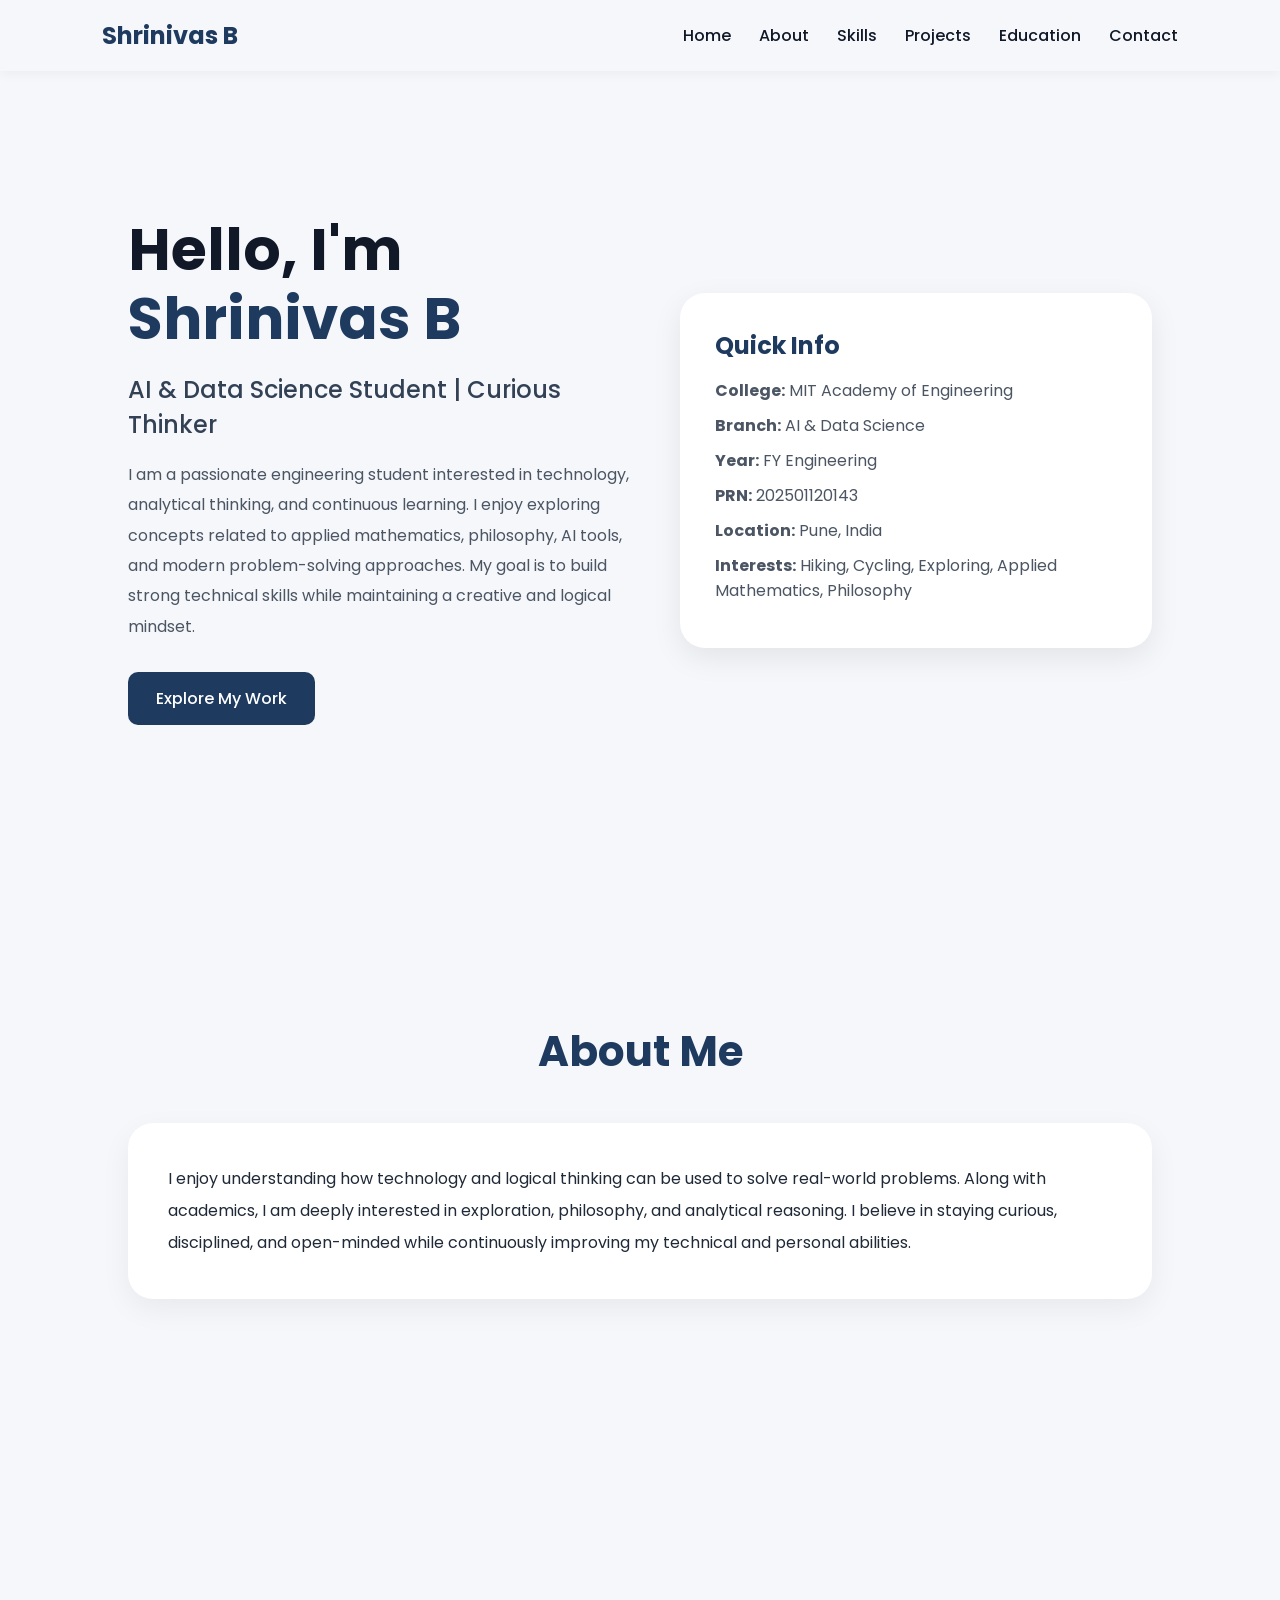
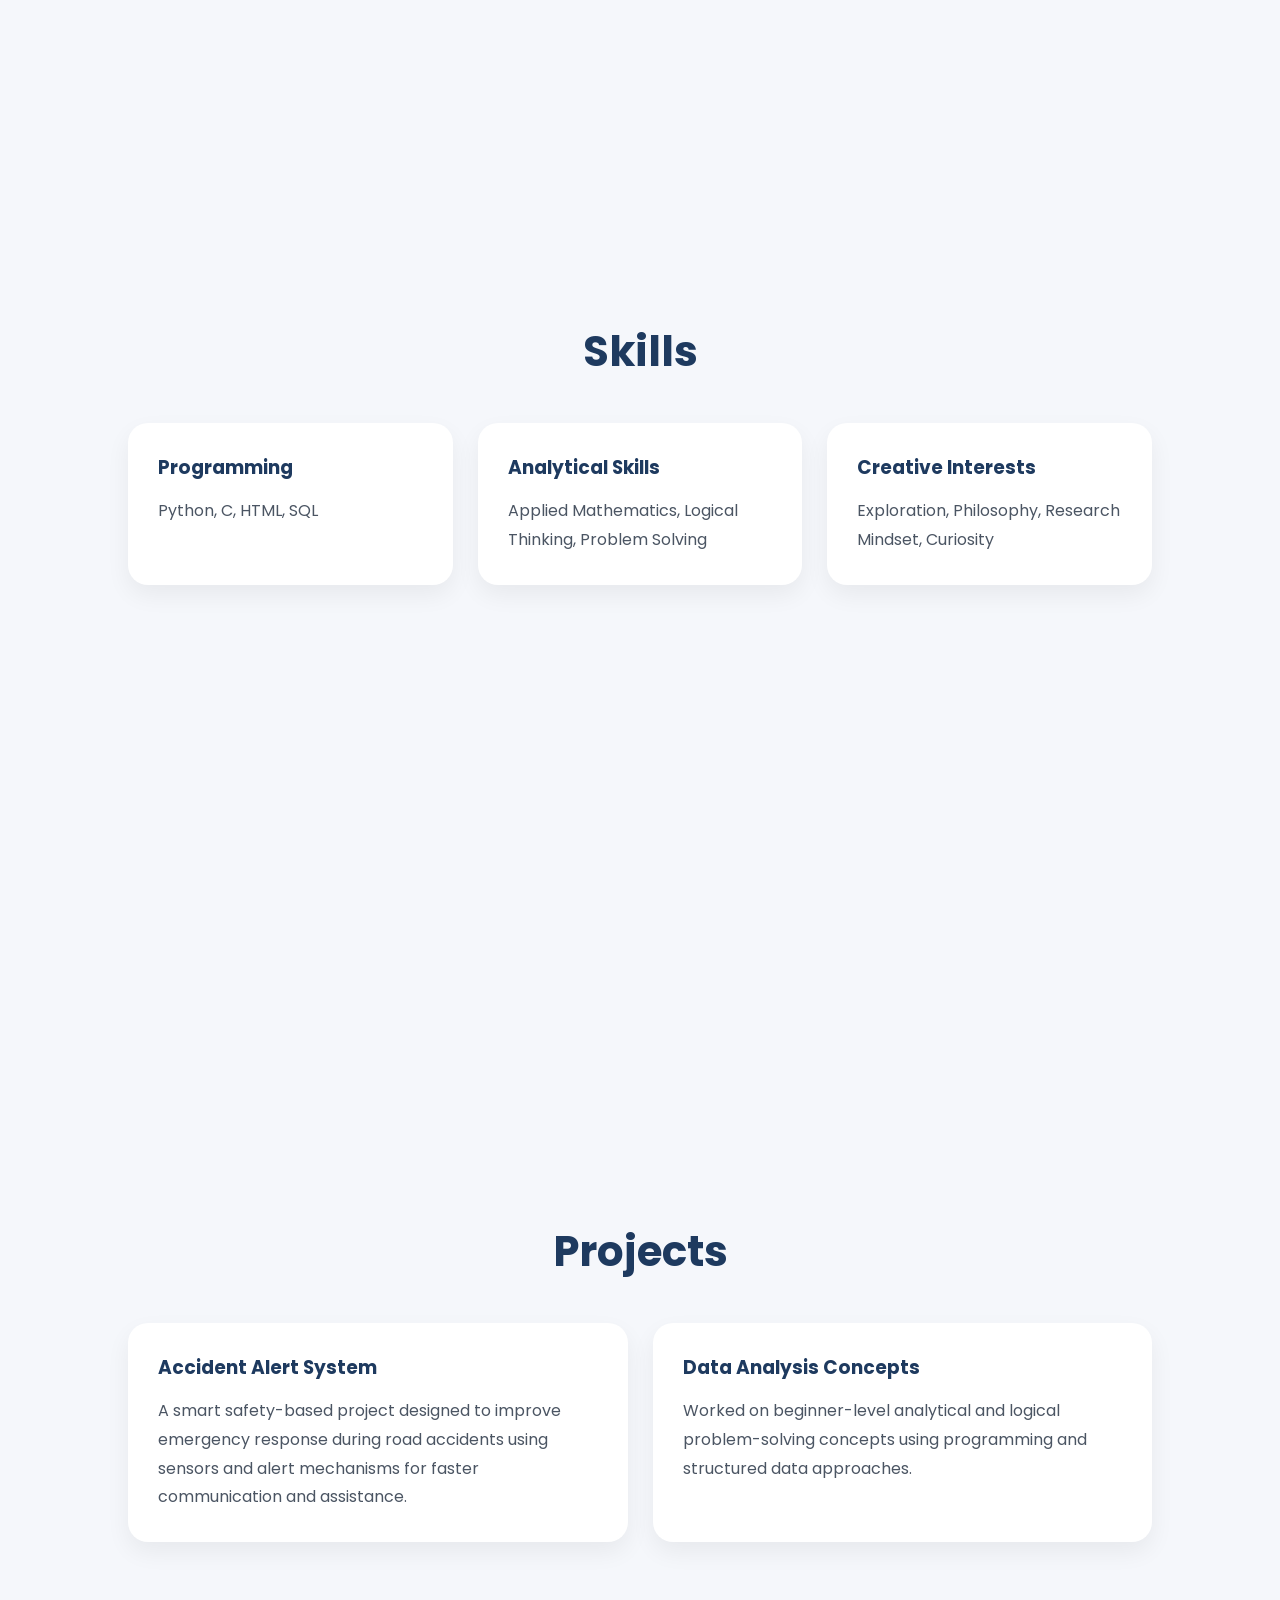
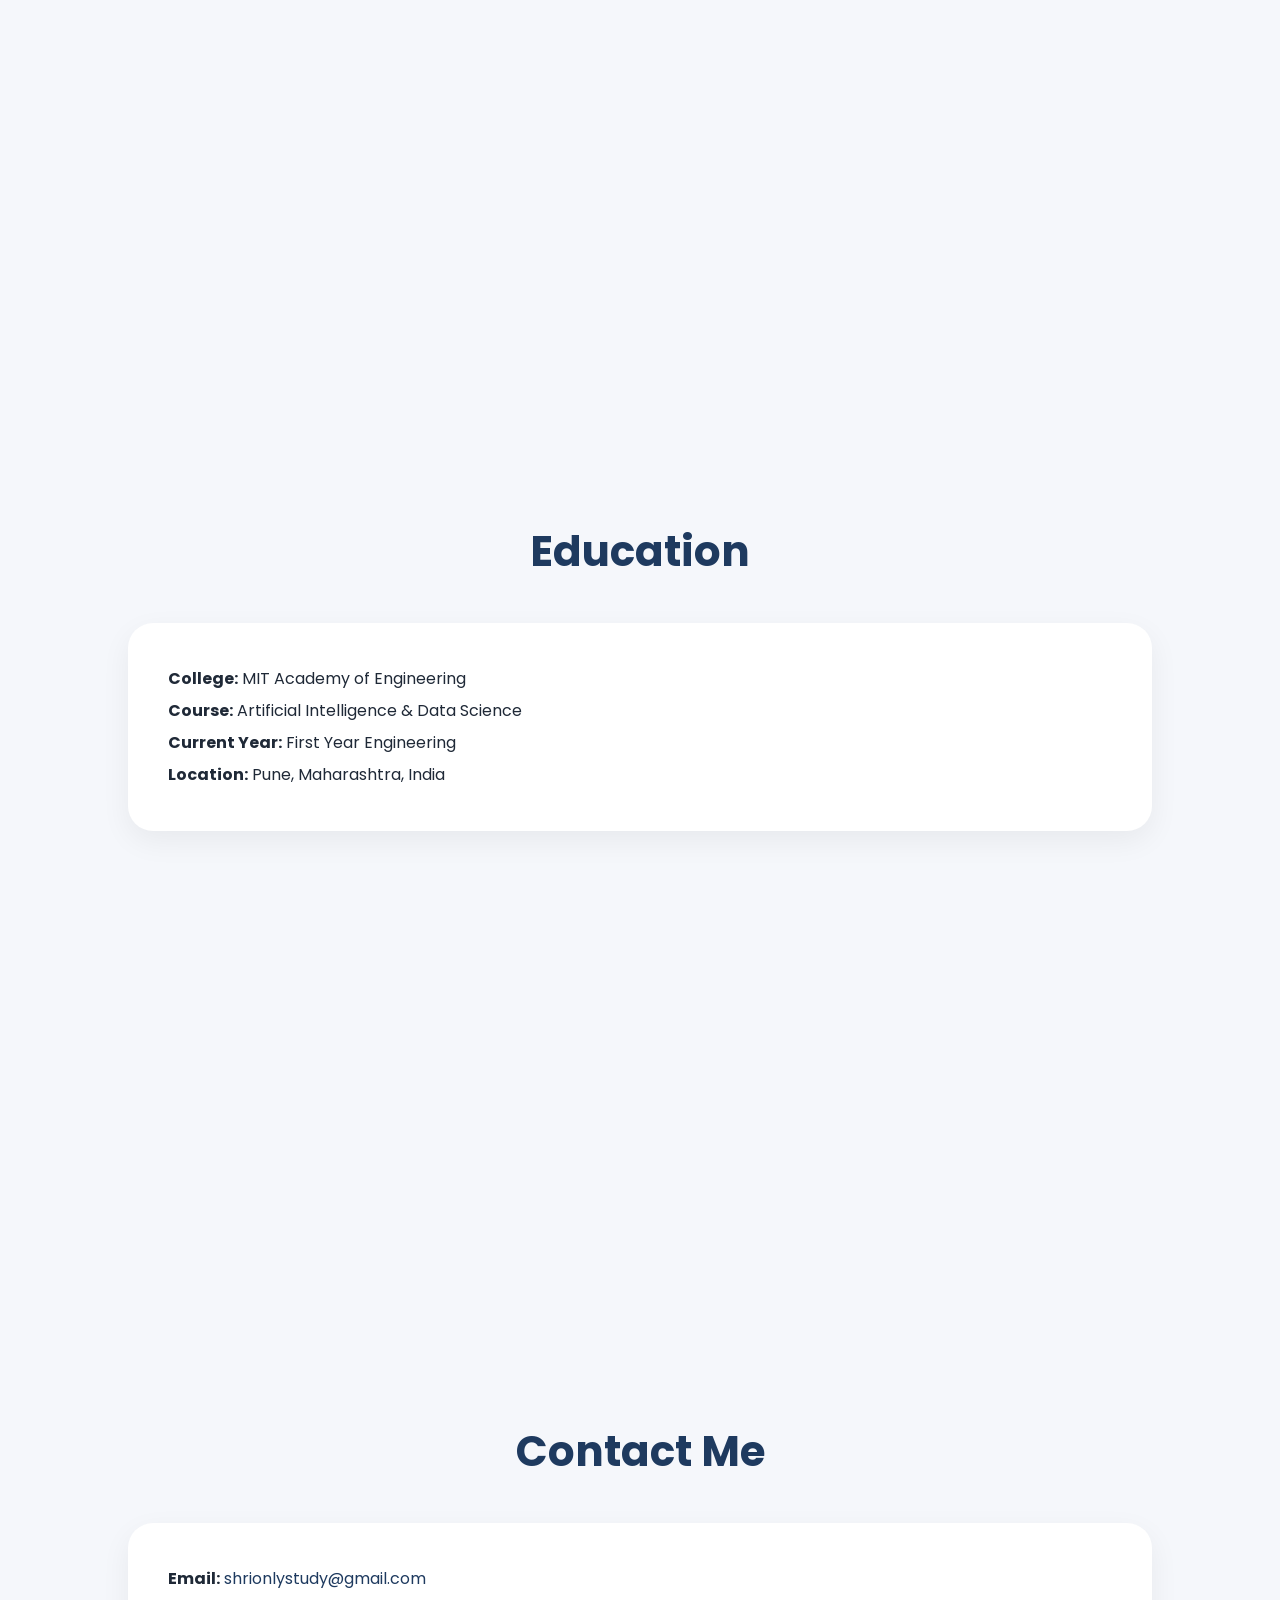
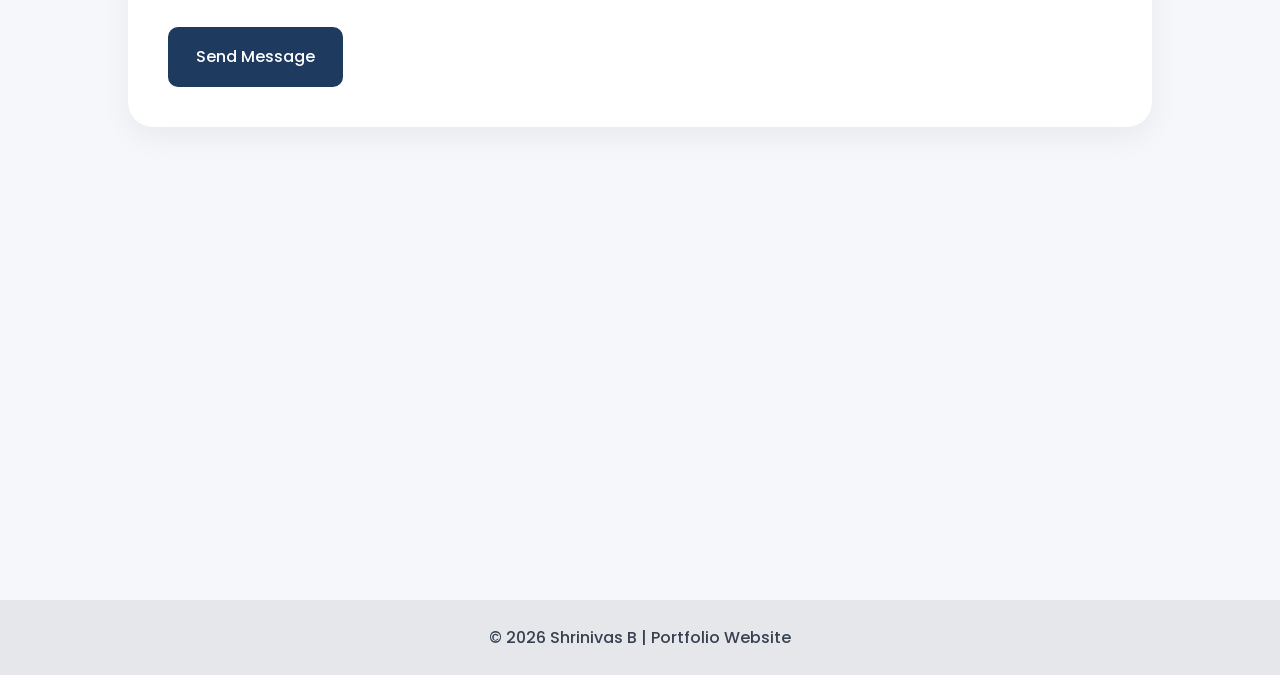
<file: index.html>
<!DOCTYPE html>
<html lang="en">
<head>
  <meta charset="UTF-8" />
  <meta name="viewport" content="width=device-width, initial-scale=1.0"/>
  <title>Shrinivas B | Portfolio</title>

  <link rel="preconnect" href="https://fonts.googleapis.com">
  <link rel="preconnect" href="https://fonts.gstatic.com" crossorigin>

  <link href="https://fonts.googleapis.com/css2?family=Poppins:wght@300;400;500;600;700&display=swap" rel="stylesheet">

  <link rel="stylesheet" href="style.css">
</head>

<body>

  <header>

    <div class="logo">Shrinivas B</div>

    <nav>
      <a href="#home">Home</a>
      <a href="#about">About</a>
      <a href="#skills">Skills</a>
      <a href="#projects">Projects</a>
      <a href="#education">Education</a>
      <a href="#contact">Contact</a>
    </nav>

  </header>

  <section class="hero" id="home">

    <div class="hero-text">

      <h1>Hello, I'm <span>Shrinivas B</span></h1>

      <h3>AI & Data Science Student | Curious Thinker</h3>

      <p>
        I am a passionate engineering student interested in technology,
        analytical thinking, and continuous learning. I enjoy exploring
        concepts related to applied mathematics, philosophy, AI tools,
        and modern problem-solving approaches. My goal is to build strong
        technical skills while maintaining a creative and logical mindset.
      </p>

      <a href="#projects" class="btn">Explore My Work</a>

    </div>

    <div class="hero-card">

      <h2>Quick Info</h2>

      <p><strong>College:</strong> MIT Academy of Engineering</p>
      <p><strong>Branch:</strong> AI & Data Science</p>
      <p><strong>Year:</strong> FY Engineering</p>
      <p><strong>PRN:</strong> 202501120143</p>
      <p><strong>Location:</strong> Pune, India</p>
      <p><strong>Interests:</strong> Hiking, Cycling, Exploring, Applied Mathematics, Philosophy</p>

    </div>

  </section>

  <section id="about">

    <h2 class="section-title">About Me</h2>

    <div class="about-box">

      <p>
        I enjoy understanding how technology and logical thinking can be
        used to solve real-world problems. Along with academics, I am deeply
        interested in exploration, philosophy, and analytical reasoning.
        I believe in staying curious, disciplined, and open-minded while
        continuously improving my technical and personal abilities.
      </p>

    </div>

  </section>

  <section id="skills">

    <h2 class="section-title">Skills</h2>

    <div class="skills-grid">

      <div class="skill-card">
        <h3>Programming</h3>
        <p>Python, C, HTML, SQL</p>
      </div>

      <div class="skill-card">
        <h3>Analytical Skills</h3>
        <p>Applied Mathematics, Logical Thinking, Problem Solving</p>
      </div>

      <div class="skill-card">
        <h3>Creative Interests</h3>
        <p>Exploration, Philosophy, Research Mindset, Curiosity</p>
      </div>

    </div>

  </section>

  <section id="projects">

    <h2 class="section-title">Projects</h2>

    <div class="projects-grid">

      <div class="project-card">

        <h3>Accident Alert System</h3>

        <p>
          A smart safety-based project designed to improve emergency response
          during road accidents using sensors and alert mechanisms for faster
          communication and assistance.
        </p>

      </div>

      <div class="project-card">

        <h3>Data Analysis Concepts</h3>

        <p>
          Worked on beginner-level analytical and logical problem-solving
          concepts using programming and structured data approaches.
        </p>

      </div>

    </div>

  </section>

  <section id="education">

    <h2 class="section-title">Education</h2>

    <div class="education-box">

      <p><strong>College:</strong> MIT Academy of Engineering</p>
      <p><strong>Course:</strong> Artificial Intelligence & Data Science</p>
      <p><strong>Current Year:</strong> First Year Engineering</p>
      <p><strong>Location:</strong> Pune, Maharashtra, India</p>

    </div>

  </section>

  <section id="contact">

    <h2 class="section-title">Contact Me</h2>

    <div class="contact-box">

      <p>
        <strong>Email:</strong>

        <a href="mailto:shrionlystudy@gmail.com">
          shrionlystudy@gmail.com
        </a>
      </p>

      <br>

      <a href="mailto:shrionlystudy@gmail.com" class="btn">
        Send Message
      </a>

    </div>

  </section>

  <footer>
    © 2026 Shrinivas B | Portfolio Website
  </footer>

</body>
</html>
</file>
<file: style.css>
*{
  margin:0;
  padding:0;
  box-sizing:border-box;
  scroll-behavior:smooth;
}

body{
  font-family:'Poppins', sans-serif;
  background:#f5f7fb;
  color:#1f2937;
  overflow-x:hidden;
}

:root{
  --primary:#1e3a5f;
  --secondary:#334155;
  --light:#f5f7fb;
  --dark:#111827;
  --card:#ffffff;
}

header{
  width:100%;
  position:fixed;
  top:0;
  left:0;
  padding:18px 8%;
  display:flex;
  justify-content:space-between;
  align-items:center;
  background:rgba(245,247,251,0.95);
  backdrop-filter:blur(10px);
  z-index:1000;
  box-shadow:0 2px 12px rgba(0,0,0,0.05);
}

.logo{
  font-size:24px;
  font-weight:700;
  color:var(--primary);
}

nav a{
  text-decoration:none;
  color:var(--dark);
  margin-left:24px;
  font-weight:500;
  transition:0.3s;
}

nav a:hover{
  color:var(--primary);
}

section{
  min-height:100vh;
  padding:120px 10% 80px;
}

.hero{
  display:flex;
  justify-content:space-between;
  align-items:center;
  gap:50px;
  flex-wrap:wrap;
}

.hero-text{
  flex:1;
}

.hero-text h1{
  font-size:58px;
  line-height:1.2;
  color:var(--dark);
}

.hero-text span{
  color:var(--primary);
}

.hero-text h3{
  margin:18px 0;
  color:var(--secondary);
  font-weight:500;
  font-size:24px;
}

.hero-text p{
  line-height:1.9;
  max-width:650px;
  color:#4b5563;
  margin-bottom:30px;
}

.btn{
  display:inline-block;
  padding:14px 28px;
  background:var(--primary);
  color:#ffffff;
  text-decoration:none;
  border-radius:10px;
  transition:0.3s ease;
  font-weight:500;
}

.btn:visited{
  color:#ffffff;
}

.btn:hover{
  transform:translateY(-3px);
  background:#152c48;
}

.hero-card{
  flex:0.8;
  background:var(--card);
  padding:35px;
  border-radius:25px;
  box-shadow:0 10px 30px rgba(0,0,0,0.08);
}

.hero-card h2{
  color:var(--primary);
  margin-bottom:15px;
}

.hero-card p{
  margin:10px 0;
  color:#4b5563;
}

.section-title{
  text-align:center;
  font-size:42px;
  color:var(--primary);
  margin-bottom:40px;
}

.about-box,
.education-box,
.contact-box{
  background:var(--card);
  padding:40px;
  border-radius:25px;
  box-shadow:0 10px 30px rgba(0,0,0,0.06);
  line-height:2;
}

.skills-grid,
.projects-grid{
  display:grid;
  grid-template-columns:repeat(auto-fit,minmax(250px,1fr));
  gap:25px;
}

.skill-card,
.project-card{
  background:var(--card);
  padding:30px;
  border-radius:20px;
  box-shadow:0 10px 25px rgba(0,0,0,0.06);
  transition:0.3s ease;
}

.skill-card:hover,
.project-card:hover{
  transform:translateY(-8px);
}

.skill-card h3,
.project-card h3{
  color:var(--primary);
  margin-bottom:15px;
}

.skill-card p,
.project-card p{
  color:#4b5563;
  line-height:1.8;
}

.contact-box a{
  color:var(--primary);
  text-decoration:none;
  word-break:break-word;
}

.contact-box .btn{
  color:#ffffff !important;
}

footer{
  text-align:center;
  padding:25px;
  background:#e5e7eb;
  color:#374151;
  font-weight:500;
}

@media(max-width:900px){

  header{
    flex-direction:column;
    gap:10px;
  }

  nav{
    text-align:center;
  }

  nav a{
    margin:0 10px;
  }

  .hero{
    flex-direction:column;
  }

  .hero-text h1{
    font-size:42px;
  }

  .section-title{
    font-size:34px;
  }
}
</file>
